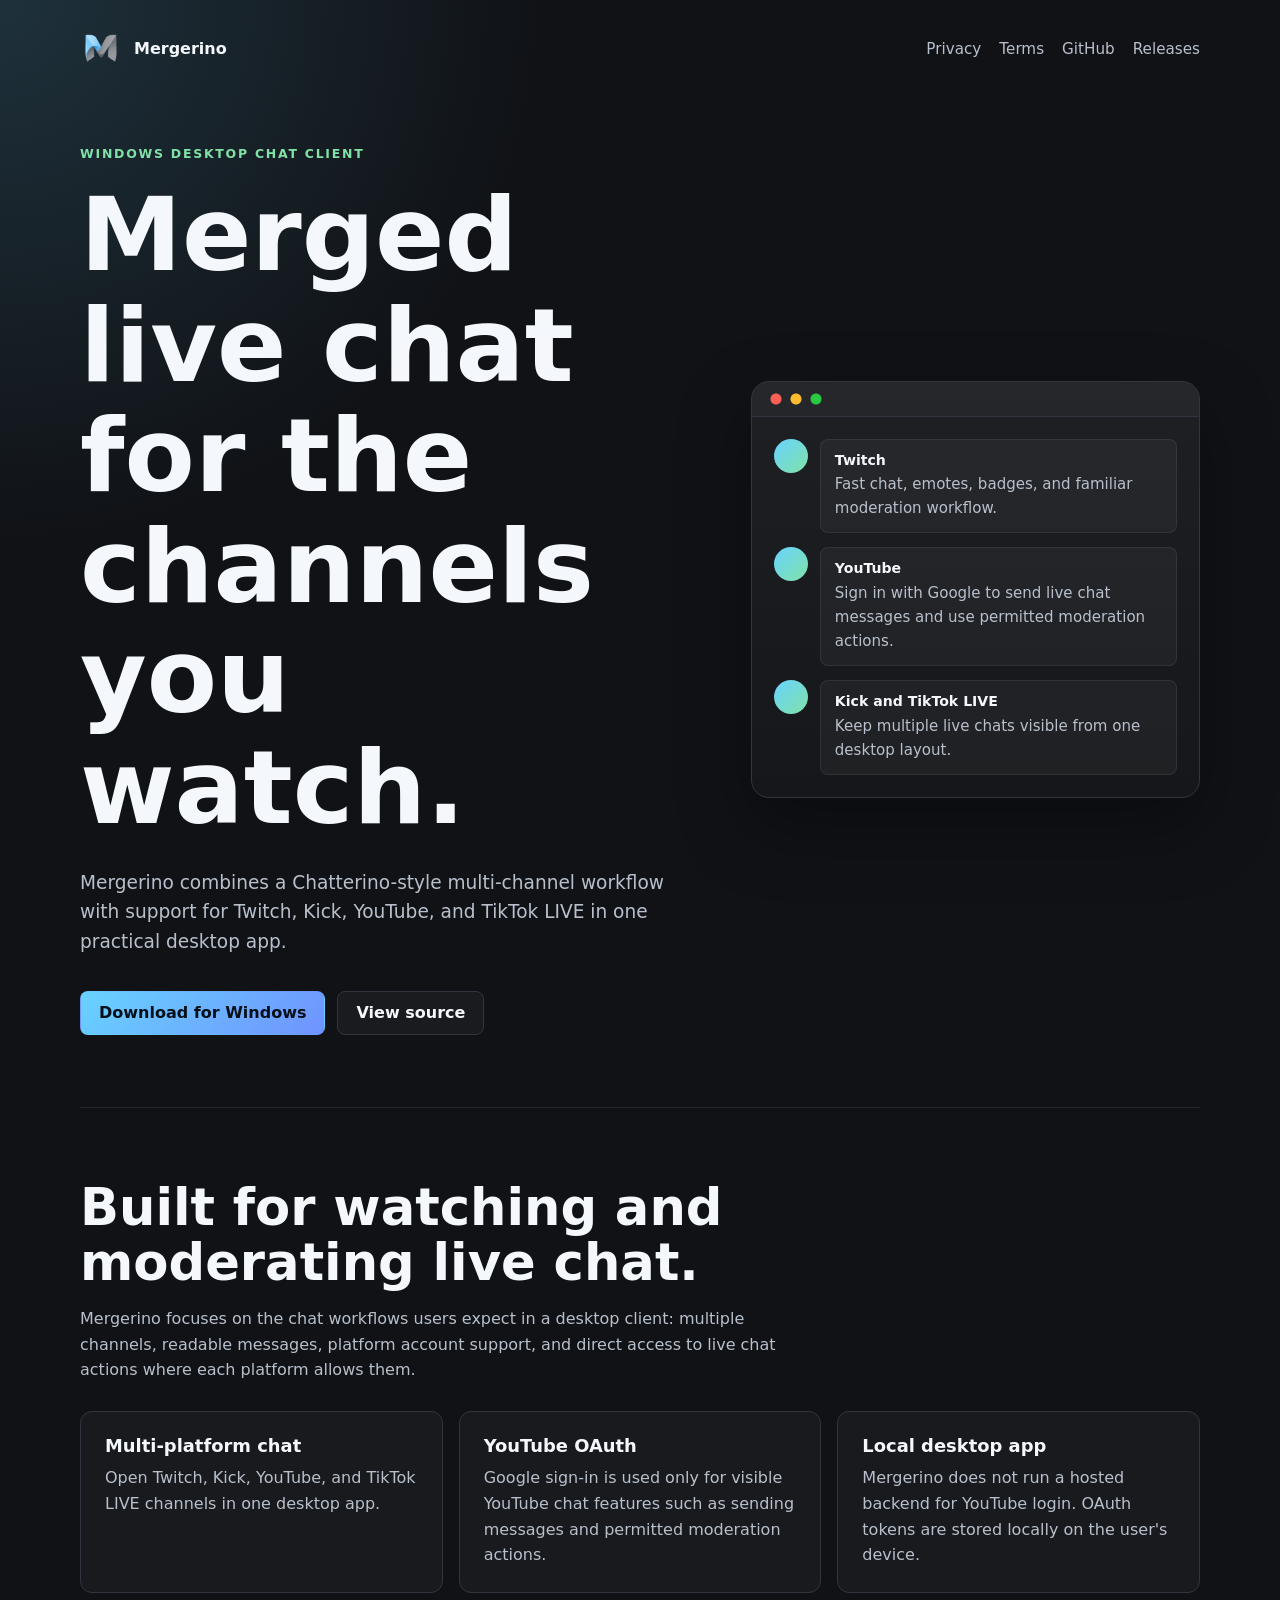
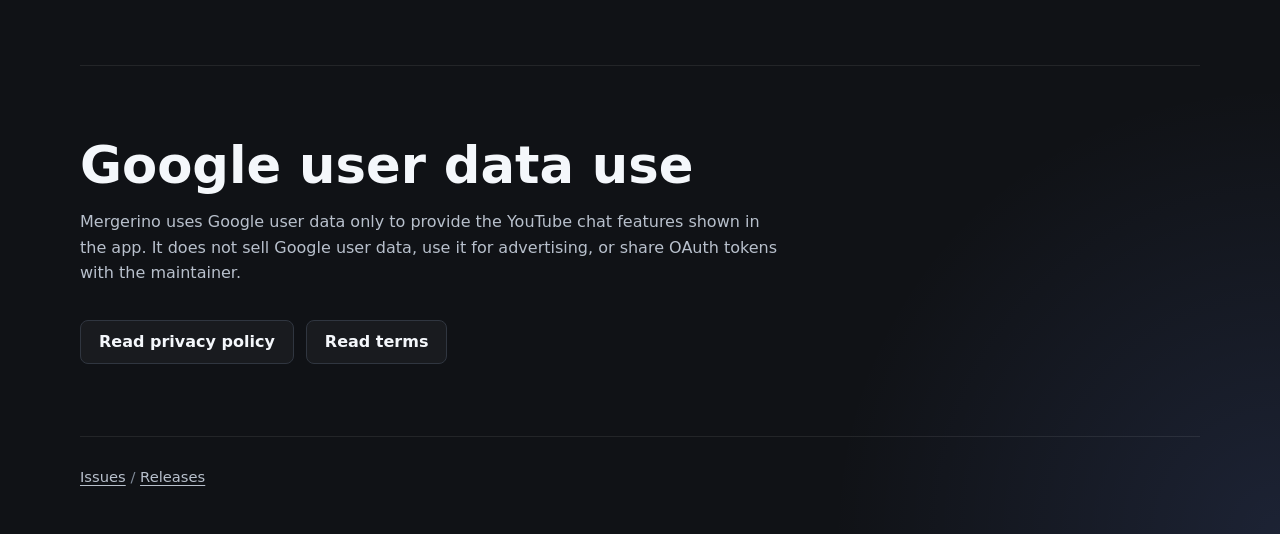
<file: index.html>
<!doctype html>
<html lang="en">
<head>
  <meta charset="utf-8">
  <meta name="viewport" content="width=device-width, initial-scale=1">
  <title>Mergerino</title>
  <meta name="description" content="Mergerino is a Windows desktop chat client for Twitch, Kick, YouTube, and TikTok LIVE.">
  <meta name="google-site-verification" content="ssWj4PTI1yoopKi_5jtv3J2BAln9i5m_8H64zjTYqog">
  <link rel="stylesheet" href="assets/site.css">
</head>
<body>
  <header class="site-shell topbar">
    <a class="brand" href="./" aria-label="Mergerino home">
      <img src="assets/mergerino-logo.png" alt="">
      <span>Mergerino</span>
    </a>
    <nav class="nav" aria-label="Main navigation">
      <a href="privacy/">Privacy</a>
      <a href="terms/">Terms</a>
      <a href="https://github.com/Fixlation/Mergerino">GitHub</a>
      <a href="https://github.com/Fixlation/Mergerino/releases">Releases</a>
    </nav>
  </header>

  <main class="site-shell">
    <section class="hero">
      <div>
        <p class="eyebrow">Windows desktop chat client</p>
        <h1>Merged live chat for the channels you watch.</h1>
        <p class="lead">Mergerino combines a Chatterino-style multi-channel workflow with support for Twitch, Kick, YouTube, and TikTok LIVE in one practical desktop app.</p>
        <div class="actions">
          <a class="button" href="https://github.com/Fixlation/Mergerino/releases/latest/download/Mergerino.zip">Download for Windows</a>
          <a class="button secondary" href="https://github.com/Fixlation/Mergerino">View source</a>
        </div>
      </div>

      <aside class="product-panel" aria-label="Mergerino chat preview">
        <div class="chat-preview">
          <div class="chat-line">
            <div class="avatar" aria-hidden="true"></div>
            <div class="bubble">
              <strong>Twitch</strong>
              <span>Fast chat, emotes, badges, and familiar moderation workflow.</span>
            </div>
          </div>
          <div class="chat-line">
            <div class="avatar" aria-hidden="true"></div>
            <div class="bubble">
              <strong>YouTube</strong>
              <span>Sign in with Google to send live chat messages and use permitted moderation actions.</span>
            </div>
          </div>
          <div class="chat-line">
            <div class="avatar" aria-hidden="true"></div>
            <div class="bubble">
              <strong>Kick and TikTok LIVE</strong>
              <span>Keep multiple live chats visible from one desktop layout.</span>
            </div>
          </div>
        </div>
      </aside>
    </section>

    <section class="section" id="features">
      <div class="section-heading">
        <h2>Built for watching and moderating live chat.</h2>
        <p>Mergerino focuses on the chat workflows users expect in a desktop client: multiple channels, readable messages, platform account support, and direct access to live chat actions where each platform allows them.</p>
      </div>
      <div class="grid">
        <article class="card">
          <h3>Multi-platform chat</h3>
          <p>Open Twitch, Kick, YouTube, and TikTok LIVE channels in one desktop app.</p>
        </article>
        <article class="card">
          <h3>YouTube OAuth</h3>
          <p>Google sign-in is used only for visible YouTube chat features such as sending messages and permitted moderation actions.</p>
        </article>
        <article class="card">
          <h3>Local desktop app</h3>
          <p>Mergerino does not run a hosted backend for YouTube login. OAuth tokens are stored locally on the user's device.</p>
        </article>
      </div>
    </section>

    <section class="section" id="google-user-data">
      <div class="section-heading">
        <h2>Google user data use</h2>
        <p>Mergerino uses Google user data only to provide the YouTube chat features shown in the app. It does not sell Google user data, use it for advertising, or share OAuth tokens with the maintainer.</p>
      </div>
      <div class="actions">
        <a class="button secondary" href="privacy/">Read privacy policy</a>
        <a class="button secondary" href="terms/">Read terms</a>
      </div>
    </section>
  </main>

  <footer class="site-shell footer">
    <span><a href="https://github.com/Fixlation/Mergerino/issues">Issues</a> / <a href="https://github.com/Fixlation/Mergerino/releases">Releases</a></span>
  </footer>
</body>
</html>
</file>
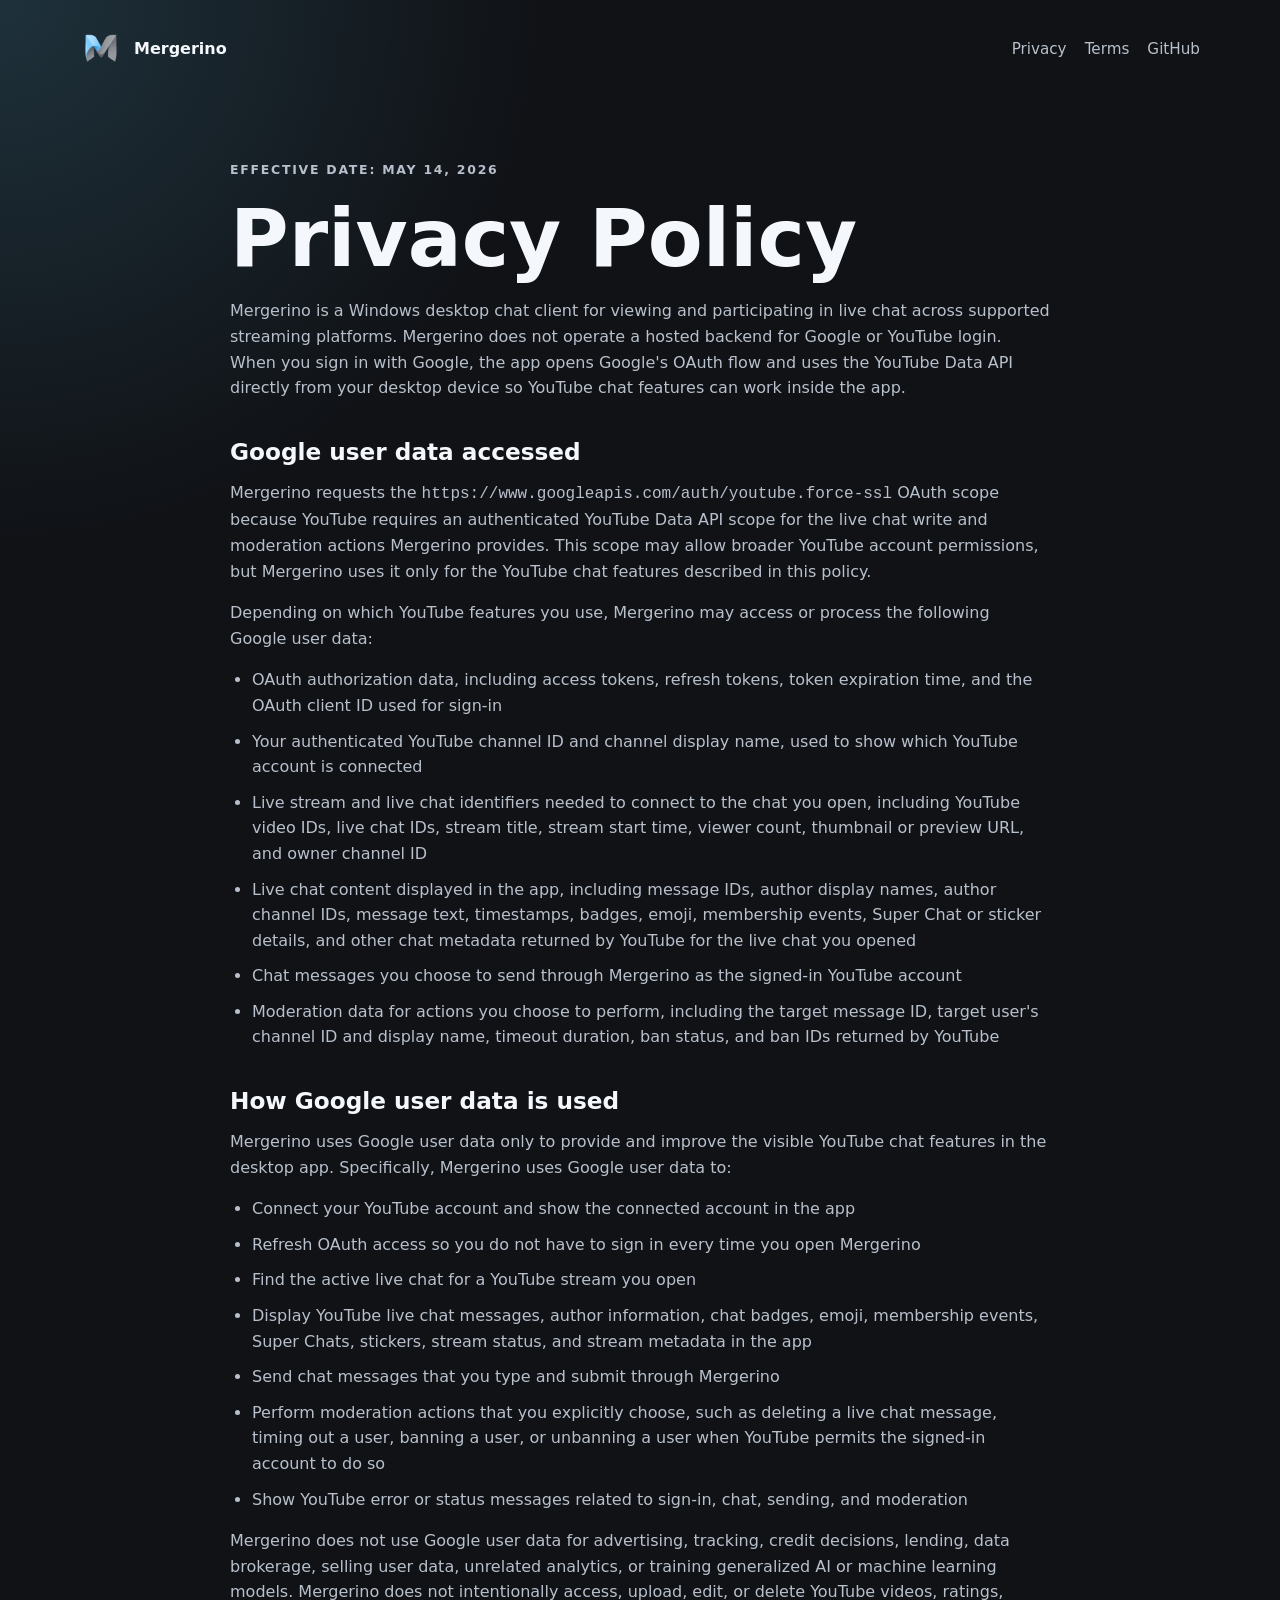
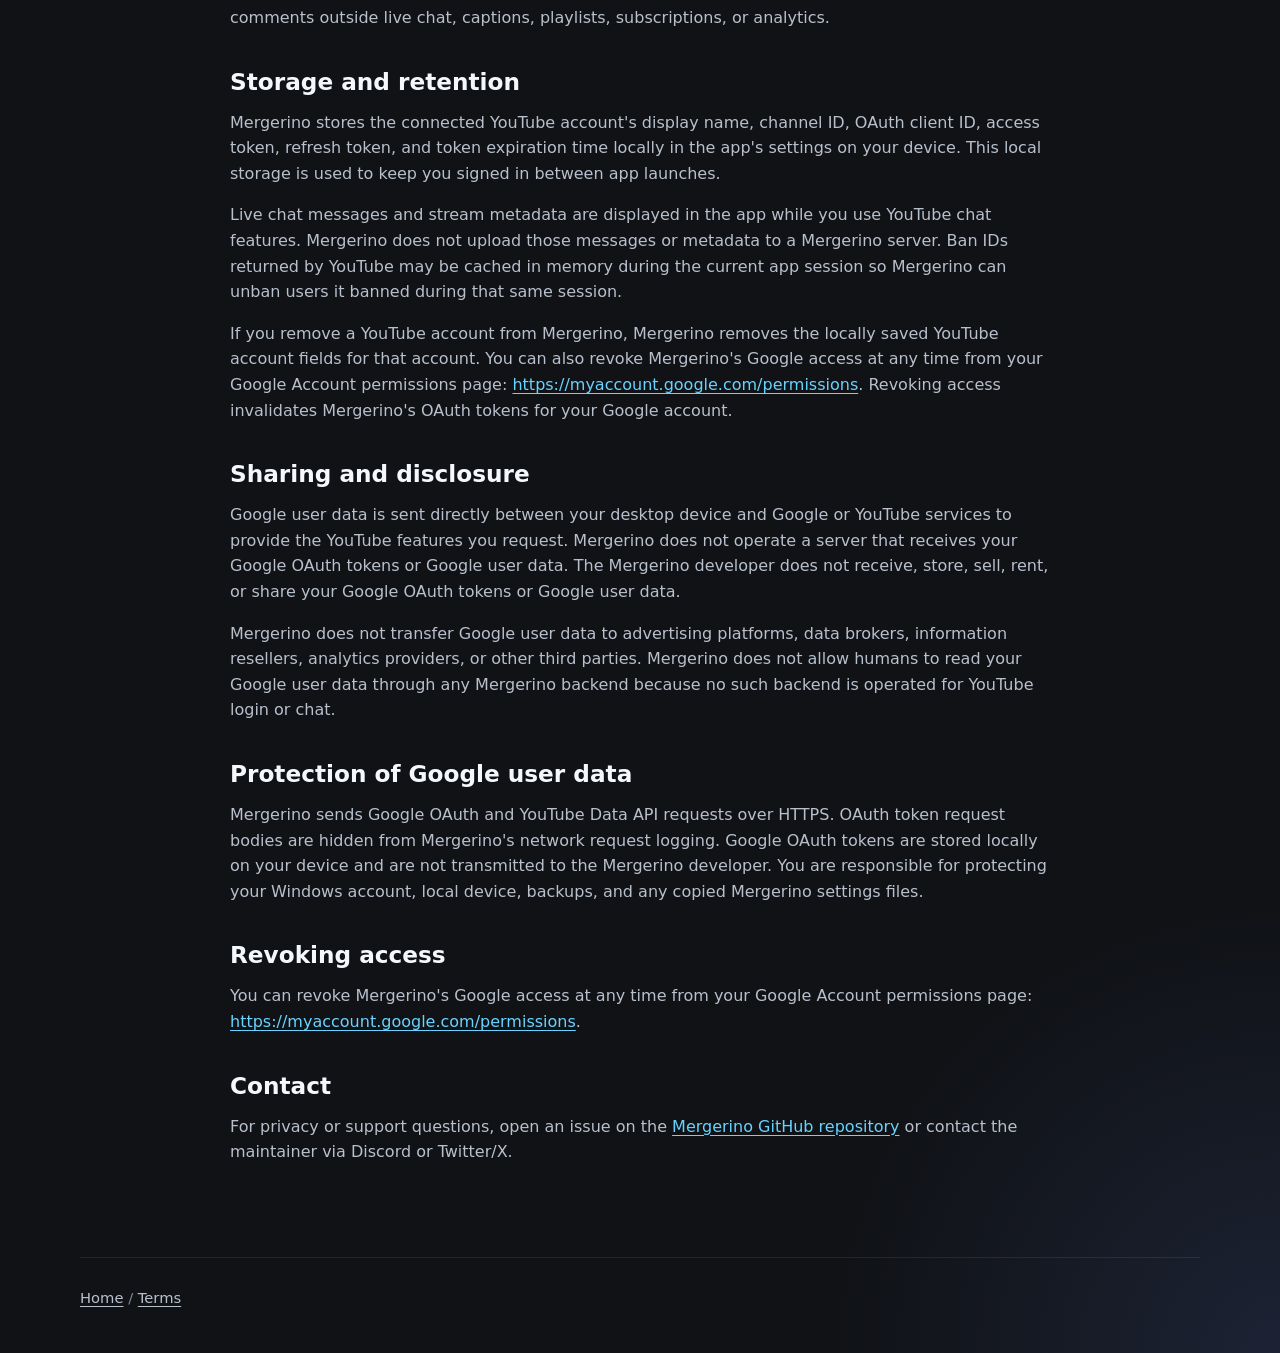
<file: privacy/index.html>
<!doctype html>
<html lang="en">
<head>
  <meta charset="utf-8">
  <meta name="viewport" content="width=device-width, initial-scale=1">
  <title>Privacy Policy - Mergerino</title>
  <meta name="description" content="Privacy policy for Mergerino.">
  <meta name="google-site-verification" content="ssWj4PTI1yoopKi_5jtv3J2BAln9i5m_8H64zjTYqog">
  <link rel="stylesheet" href="../assets/site.css">
</head>
<body>
  <header class="site-shell topbar">
    <a class="brand" href="../" aria-label="Mergerino home">
      <img src="../assets/mergerino-logo.png" alt="">
      <span>Mergerino</span>
    </a>
    <nav class="nav" aria-label="Main navigation">
      <a href="../privacy/">Privacy</a>
      <a href="../terms/">Terms</a>
      <a href="https://github.com/Fixlation/Mergerino">GitHub</a>
    </nav>
  </header>

  <main class="site-shell legal-page">
    <p class="eyebrow">Effective date: May 14, 2026</p>
    <h1>Privacy Policy</h1>
    <p>Mergerino is a Windows desktop chat client for viewing and participating in live chat across supported streaming platforms. Mergerino does not operate a hosted backend for Google or YouTube login. When you sign in with Google, the app opens Google's OAuth flow and uses the YouTube Data API directly from your desktop device so YouTube chat features can work inside the app.</p>

    <h2>Google user data accessed</h2>
    <p>Mergerino requests the <code>https://www.googleapis.com/auth/youtube.force-ssl</code> OAuth scope because YouTube requires an authenticated YouTube Data API scope for the live chat write and moderation actions Mergerino provides. This scope may allow broader YouTube account permissions, but Mergerino uses it only for the YouTube chat features described in this policy.</p>
    <p>Depending on which YouTube features you use, Mergerino may access or process the following Google user data:</p>
    <ul>
      <li>OAuth authorization data, including access tokens, refresh tokens, token expiration time, and the OAuth client ID used for sign-in</li>
      <li>Your authenticated YouTube channel ID and channel display name, used to show which YouTube account is connected</li>
      <li>Live stream and live chat identifiers needed to connect to the chat you open, including YouTube video IDs, live chat IDs, stream title, stream start time, viewer count, thumbnail or preview URL, and owner channel ID</li>
      <li>Live chat content displayed in the app, including message IDs, author display names, author channel IDs, message text, timestamps, badges, emoji, membership events, Super Chat or sticker details, and other chat metadata returned by YouTube for the live chat you opened</li>
      <li>Chat messages you choose to send through Mergerino as the signed-in YouTube account</li>
      <li>Moderation data for actions you choose to perform, including the target message ID, target user's channel ID and display name, timeout duration, ban status, and ban IDs returned by YouTube</li>
    </ul>

    <h2>How Google user data is used</h2>
    <p>Mergerino uses Google user data only to provide and improve the visible YouTube chat features in the desktop app. Specifically, Mergerino uses Google user data to:</p>
    <ul>
      <li>Connect your YouTube account and show the connected account in the app</li>
      <li>Refresh OAuth access so you do not have to sign in every time you open Mergerino</li>
      <li>Find the active live chat for a YouTube stream you open</li>
      <li>Display YouTube live chat messages, author information, chat badges, emoji, membership events, Super Chats, stickers, stream status, and stream metadata in the app</li>
      <li>Send chat messages that you type and submit through Mergerino</li>
      <li>Perform moderation actions that you explicitly choose, such as deleting a live chat message, timing out a user, banning a user, or unbanning a user when YouTube permits the signed-in account to do so</li>
      <li>Show YouTube error or status messages related to sign-in, chat, sending, and moderation</li>
    </ul>
    <p>Mergerino does not use Google user data for advertising, tracking, credit decisions, lending, data brokerage, selling user data, unrelated analytics, or training generalized AI or machine learning models. Mergerino does not intentionally access, upload, edit, or delete YouTube videos, ratings, comments outside live chat, captions, playlists, subscriptions, or analytics.</p>

    <h2>Storage and retention</h2>
    <p>Mergerino stores the connected YouTube account's display name, channel ID, OAuth client ID, access token, refresh token, and token expiration time locally in the app's settings on your device. This local storage is used to keep you signed in between app launches.</p>
    <p>Live chat messages and stream metadata are displayed in the app while you use YouTube chat features. Mergerino does not upload those messages or metadata to a Mergerino server. Ban IDs returned by YouTube may be cached in memory during the current app session so Mergerino can unban users it banned during that same session.</p>
    <p>If you remove a YouTube account from Mergerino, Mergerino removes the locally saved YouTube account fields for that account. You can also revoke Mergerino's Google access at any time from your Google Account permissions page: <a href="https://myaccount.google.com/permissions">https://myaccount.google.com/permissions</a>. Revoking access invalidates Mergerino's OAuth tokens for your Google account.</p>

    <h2>Sharing and disclosure</h2>
    <p>Google user data is sent directly between your desktop device and Google or YouTube services to provide the YouTube features you request. Mergerino does not operate a server that receives your Google OAuth tokens or Google user data. The Mergerino developer does not receive, store, sell, rent, or share your Google OAuth tokens or Google user data.</p>
    <p>Mergerino does not transfer Google user data to advertising platforms, data brokers, information resellers, analytics providers, or other third parties. Mergerino does not allow humans to read your Google user data through any Mergerino backend because no such backend is operated for YouTube login or chat.</p>

    <h2>Protection of Google user data</h2>
    <p>Mergerino sends Google OAuth and YouTube Data API requests over HTTPS. OAuth token request bodies are hidden from Mergerino's network request logging. Google OAuth tokens are stored locally on your device and are not transmitted to the Mergerino developer. You are responsible for protecting your Windows account, local device, backups, and any copied Mergerino settings files.</p>

    <h2>Revoking access</h2>
    <p>You can revoke Mergerino's Google access at any time from your Google Account permissions page: <a href="https://myaccount.google.com/permissions">https://myaccount.google.com/permissions</a>.</p>

    <h2>Contact</h2>
    <p>For privacy or support questions, open an issue on the <a href="https://github.com/Fixlation/Mergerino/issues">Mergerino GitHub repository</a> or contact the maintainer via Discord or Twitter/X.</p>
  </main>

  <footer class="site-shell footer">
    <span><a href="../">Home</a> / <a href="../terms/">Terms</a></span>
  </footer>
</body>
</html>
</file>
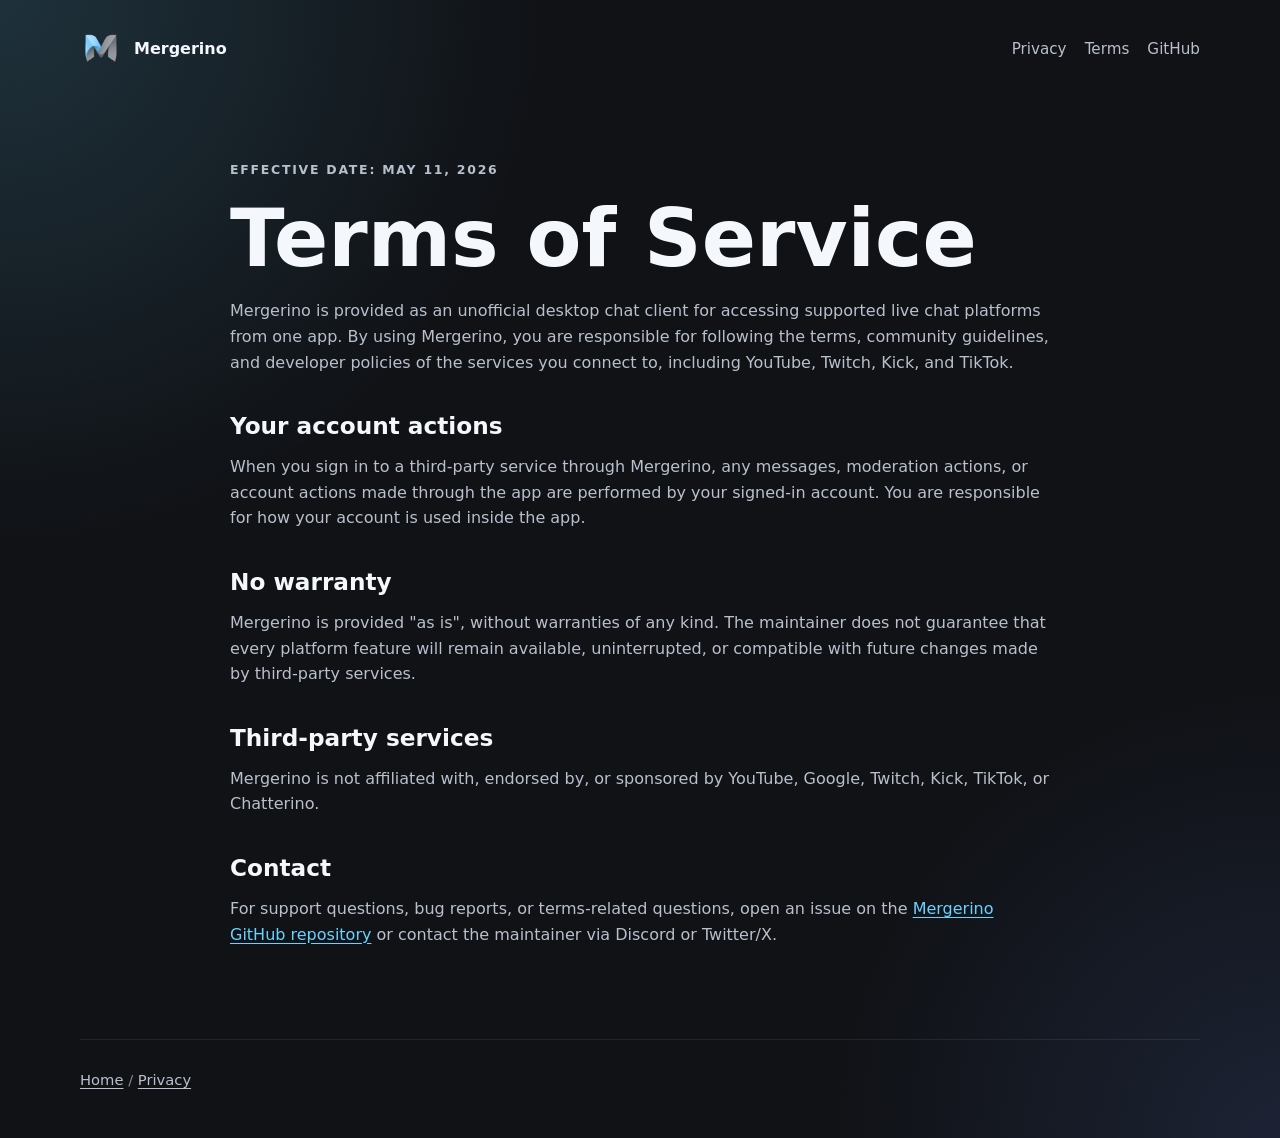
<file: terms/index.html>
<!doctype html>
<html lang="en">
<head>
  <meta charset="utf-8">
  <meta name="viewport" content="width=device-width, initial-scale=1">
  <title>Terms of Service - Mergerino</title>
  <meta name="description" content="Terms of service for Mergerino.">
  <meta name="google-site-verification" content="ssWj4PTI1yoopKi_5jtv3J2BAln9i5m_8H64zjTYqog">
  <link rel="stylesheet" href="../assets/site.css">
</head>
<body>
  <header class="site-shell topbar">
    <a class="brand" href="../" aria-label="Mergerino home">
      <img src="../assets/mergerino-logo.png" alt="">
      <span>Mergerino</span>
    </a>
    <nav class="nav" aria-label="Main navigation">
      <a href="../privacy/">Privacy</a>
      <a href="../terms/">Terms</a>
      <a href="https://github.com/Fixlation/Mergerino">GitHub</a>
    </nav>
  </header>

  <main class="site-shell legal-page">
    <p class="eyebrow">Effective date: May 11, 2026</p>
    <h1>Terms of Service</h1>
    <p>Mergerino is provided as an unofficial desktop chat client for accessing supported live chat platforms from one app. By using Mergerino, you are responsible for following the terms, community guidelines, and developer policies of the services you connect to, including YouTube, Twitch, Kick, and TikTok.</p>

    <h2>Your account actions</h2>
    <p>When you sign in to a third-party service through Mergerino, any messages, moderation actions, or account actions made through the app are performed by your signed-in account. You are responsible for how your account is used inside the app.</p>

    <h2>No warranty</h2>
    <p>Mergerino is provided "as is", without warranties of any kind. The maintainer does not guarantee that every platform feature will remain available, uninterrupted, or compatible with future changes made by third-party services.</p>

    <h2>Third-party services</h2>
    <p>Mergerino is not affiliated with, endorsed by, or sponsored by YouTube, Google, Twitch, Kick, TikTok, or Chatterino.</p>

    <h2>Contact</h2>
    <p>For support questions, bug reports, or terms-related questions, open an issue on the <a href="https://github.com/Fixlation/Mergerino/issues">Mergerino GitHub repository</a> or contact the maintainer via Discord or Twitter/X.</p>
  </main>

  <footer class="site-shell footer">
    <span><a href="../">Home</a> / <a href="../privacy/">Privacy</a></span>
  </footer>
</body>
</html>
</file>
<file: assets/site.css>
:root {
  color-scheme: dark;
  --bg: #101216;
  --panel: #171a20;
  --panel-strong: #1f242c;
  --text: #f4f7fb;
  --muted: #b8c0cc;
  --quiet: #7f8997;
  --line: #303640;
  --blue: #68d3ff;
  --blue-strong: #6f92ff;
  --green: #80e2a7;
  --shadow: 0 28px 70px rgba(0, 0, 0, 0.34);
}

* {
  box-sizing: border-box;
}

html {
  scroll-behavior: smooth;
}

body {
  margin: 0;
  min-width: 320px;
  background:
    radial-gradient(circle at top left, rgba(104, 211, 255, 0.16), transparent 34rem),
    radial-gradient(circle at bottom right, rgba(111, 146, 255, 0.13), transparent 28rem),
    var(--bg);
  color: var(--text);
  font: 16px/1.6 Inter, ui-sans-serif, system-ui, -apple-system, BlinkMacSystemFont, "Segoe UI", Arial, sans-serif;
  letter-spacing: 0;
}

a {
  color: var(--blue);
  text-underline-offset: 0.18em;
}

a:hover {
  color: #a6e7ff;
}

.site-shell {
  width: min(1120px, calc(100% - 40px));
  margin: 0 auto;
}

.topbar {
  display: flex;
  align-items: center;
  justify-content: space-between;
  gap: 24px;
  padding: 28px 0;
}

.brand {
  display: inline-flex;
  align-items: center;
  gap: 12px;
  color: var(--text);
  font-weight: 720;
  text-decoration: none;
}

.brand img {
  width: 42px;
  height: 42px;
  border-radius: 10px;
}

.nav {
  display: flex;
  align-items: center;
  gap: 18px;
  color: var(--muted);
  font-size: 0.95rem;
}

.nav a {
  color: var(--muted);
  text-decoration: none;
}

.nav a:hover {
  color: var(--text);
}

.hero {
  display: grid;
  grid-template-columns: minmax(0, 1.05fr) minmax(300px, 0.75fr);
  gap: 42px;
  align-items: center;
  min-height: 560px;
  padding: 46px 0 72px;
}

.eyebrow {
  color: var(--green);
  font-size: 0.78rem;
  font-weight: 780;
  letter-spacing: 0.14em;
  margin: 0 0 16px;
  text-transform: uppercase;
}

h1,
h2,
h3 {
  margin: 0;
  line-height: 1.08;
  letter-spacing: 0;
}

h1 {
  max-width: 760px;
  font-size: clamp(3.4rem, 9vw, 6.4rem);
  font-weight: 760;
}

h2 {
  font-size: clamp(2rem, 4vw, 3.2rem);
  font-weight: 720;
}

h3 {
  font-size: 1.12rem;
  font-weight: 720;
}

p {
  margin: 0;
  color: var(--muted);
}

.lead {
  max-width: 660px;
  margin-top: 24px;
  font-size: 1.16rem;
}

.actions {
  display: flex;
  flex-wrap: wrap;
  gap: 12px;
  margin-top: 34px;
}

.button {
  display: inline-flex;
  align-items: center;
  justify-content: center;
  min-height: 44px;
  padding: 0 18px;
  border: 1px solid transparent;
  border-radius: 8px;
  background: linear-gradient(135deg, var(--blue), var(--blue-strong));
  color: #071018;
  font-weight: 760;
  text-decoration: none;
}

.button.secondary {
  border-color: var(--line);
  background: rgba(255, 255, 255, 0.04);
  color: var(--text);
}

.product-panel {
  position: relative;
  overflow: hidden;
  border: 1px solid var(--line);
  border-radius: 18px;
  background: linear-gradient(180deg, rgba(255, 255, 255, 0.06), rgba(255, 255, 255, 0.02));
  box-shadow: var(--shadow);
}

.product-panel::before {
  content: "";
  display: block;
  height: 34px;
  border-bottom: 1px solid var(--line);
  background:
    radial-gradient(circle at 24px 17px, #ff5f57 0 5px, transparent 6px),
    radial-gradient(circle at 44px 17px, #ffbd2e 0 5px, transparent 6px),
    radial-gradient(circle at 64px 17px, #28c840 0 5px, transparent 6px),
    rgba(255, 255, 255, 0.03);
}

.chat-preview {
  display: grid;
  gap: 14px;
  padding: 22px;
}

.chat-line {
  display: grid;
  grid-template-columns: 34px minmax(0, 1fr);
  gap: 12px;
  align-items: start;
}

.avatar {
  width: 34px;
  height: 34px;
  border-radius: 50%;
  background: linear-gradient(135deg, var(--blue), var(--green));
}

.bubble {
  padding: 12px 14px;
  border: 1px solid rgba(255, 255, 255, 0.07);
  border-radius: 8px;
  background: rgba(255, 255, 255, 0.045);
}

.bubble strong {
  display: block;
  color: var(--text);
  font-size: 0.88rem;
  line-height: 1.25;
}

.bubble span {
  display: block;
  margin-top: 3px;
  color: var(--muted);
  font-size: 0.94rem;
}

.section {
  padding: 72px 0;
  border-top: 1px solid rgba(255, 255, 255, 0.08);
}

.section-heading {
  max-width: 700px;
}

.section-heading p {
  margin-top: 16px;
}

.grid {
  display: grid;
  grid-template-columns: repeat(3, minmax(0, 1fr));
  gap: 16px;
  margin-top: 28px;
}

.card {
  min-height: 180px;
  padding: 24px;
  border: 1px solid var(--line);
  border-radius: 12px;
  background: rgba(255, 255, 255, 0.035);
}

.card p {
  margin-top: 10px;
}

.legal-page {
  max-width: 820px;
  padding: 46px 0 92px;
}

.legal-page h1 {
  font-size: clamp(2.8rem, 8vw, 5rem);
}

.legal-page h2 {
  margin-top: 38px;
  font-size: 1.45rem;
}

.legal-page p,
.legal-page li {
  color: var(--muted);
}

.legal-page p {
  margin-top: 16px;
}

.legal-page ul {
  display: grid;
  gap: 10px;
  margin: 16px 0 0;
  padding-left: 22px;
}

.footer {
  display: flex;
  justify-content: space-between;
  gap: 18px;
  padding: 28px 0 46px;
  border-top: 1px solid rgba(255, 255, 255, 0.08);
  color: var(--quiet);
  font-size: 0.92rem;
}

.footer a {
  color: var(--muted);
}

@media (max-width: 840px) {
  .topbar,
  .footer {
    align-items: flex-start;
    flex-direction: column;
  }

  .nav {
    flex-wrap: wrap;
  }

  .hero {
    grid-template-columns: 1fr;
    min-height: 0;
    padding-top: 28px;
  }

  .grid {
    grid-template-columns: 1fr;
  }
}

@media (max-width: 520px) {
  .site-shell {
    width: min(100% - 28px, 1120px);
  }

  h1 {
    font-size: clamp(2.6rem, 16vw, 4rem);
  }

  .actions {
    align-items: stretch;
    flex-direction: column;
  }
}
</file>
